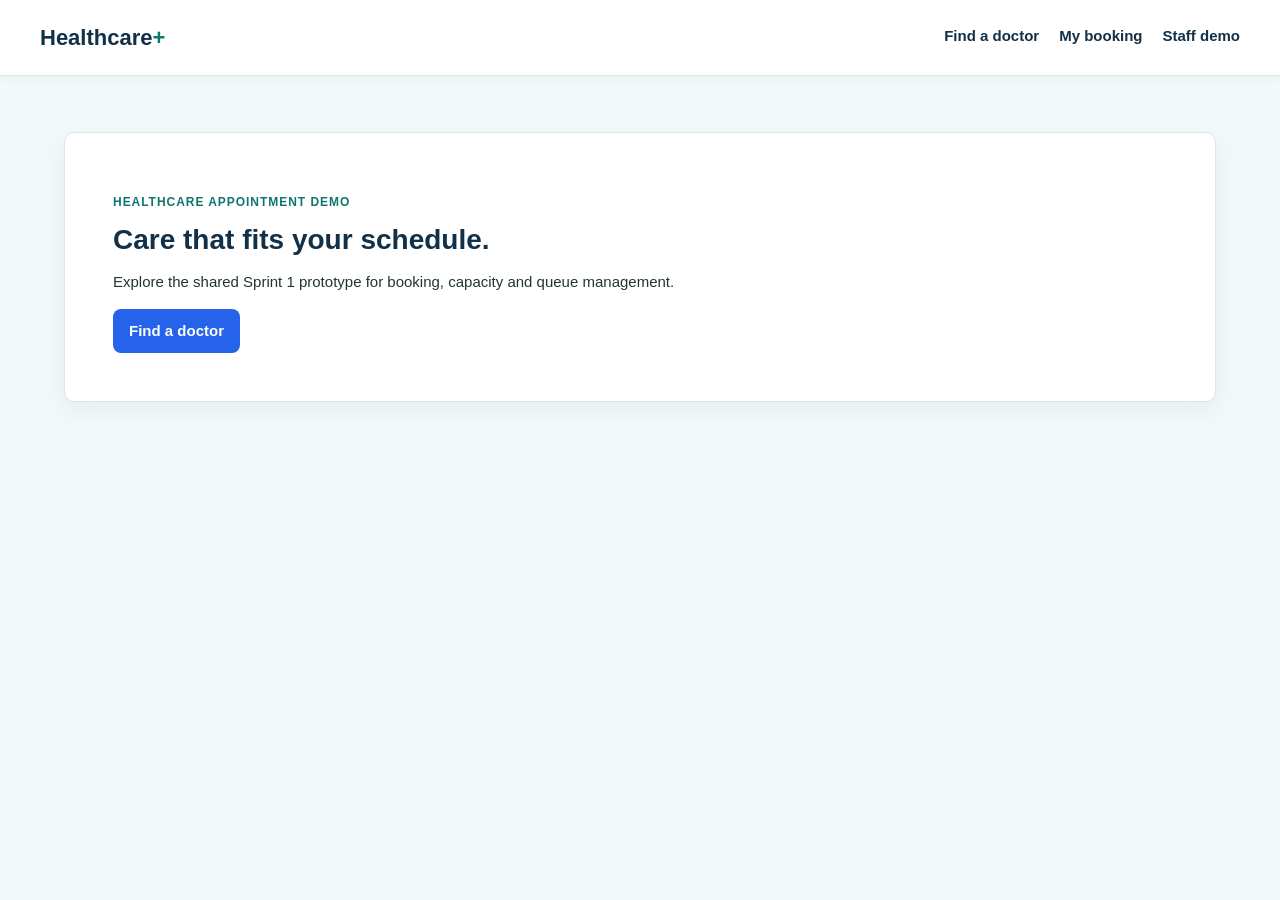
<file: frontend/index.html>
<!doctype html>
<html lang="en">
  <head>
    <meta charset="utf-8" />
    <meta name="viewport" content="width=device-width, initial-scale=1" />
    <title>Healthcare+ | Frontend Demo</title>
    <link rel="stylesheet" href="css/global.css" />
    <link rel="stylesheet" href="css/components.css" />
    <link rel="stylesheet" href="css/responsive.css" />
  </head>
  <body data-shell="patient">
    <header class="patient-navbar">
      <a
        class="brand"
        href="pages/patient/home.html"
        aria-label="Healthcare+ home"
        >Healthcare<span>+</span></a
      >
      <nav aria-label="Primary navigation">
        <a href="pages/patient/home.html">Find a doctor</a>
        <a href="pages/patient/confirmation.html">My booking</a>
        <a href="pages/admin/dashboard.html">Staff demo</a>
      </nav>
    </header>
    <main class="page-container">
      <section class="hero card">
        <p class="eyebrow">Healthcare appointment demo</p>
        <h1>Care that fits your schedule.</h1>
        <p>
          Explore the shared Sprint 1 prototype for booking, capacity and queue
          management.
        </p>
        <a class="btn btn-primary" href="pages/patient/home.html"
          >Find a doctor</a
        >
      </section>
    </main>
    <script src="js/mock-data.js" defer></script>
    <script src="js/shared-state.js" defer></script>
    <script src="js/utils.js" defer></script>
    <script src="js/main.js" defer></script>
  </body>
</html>
</file>
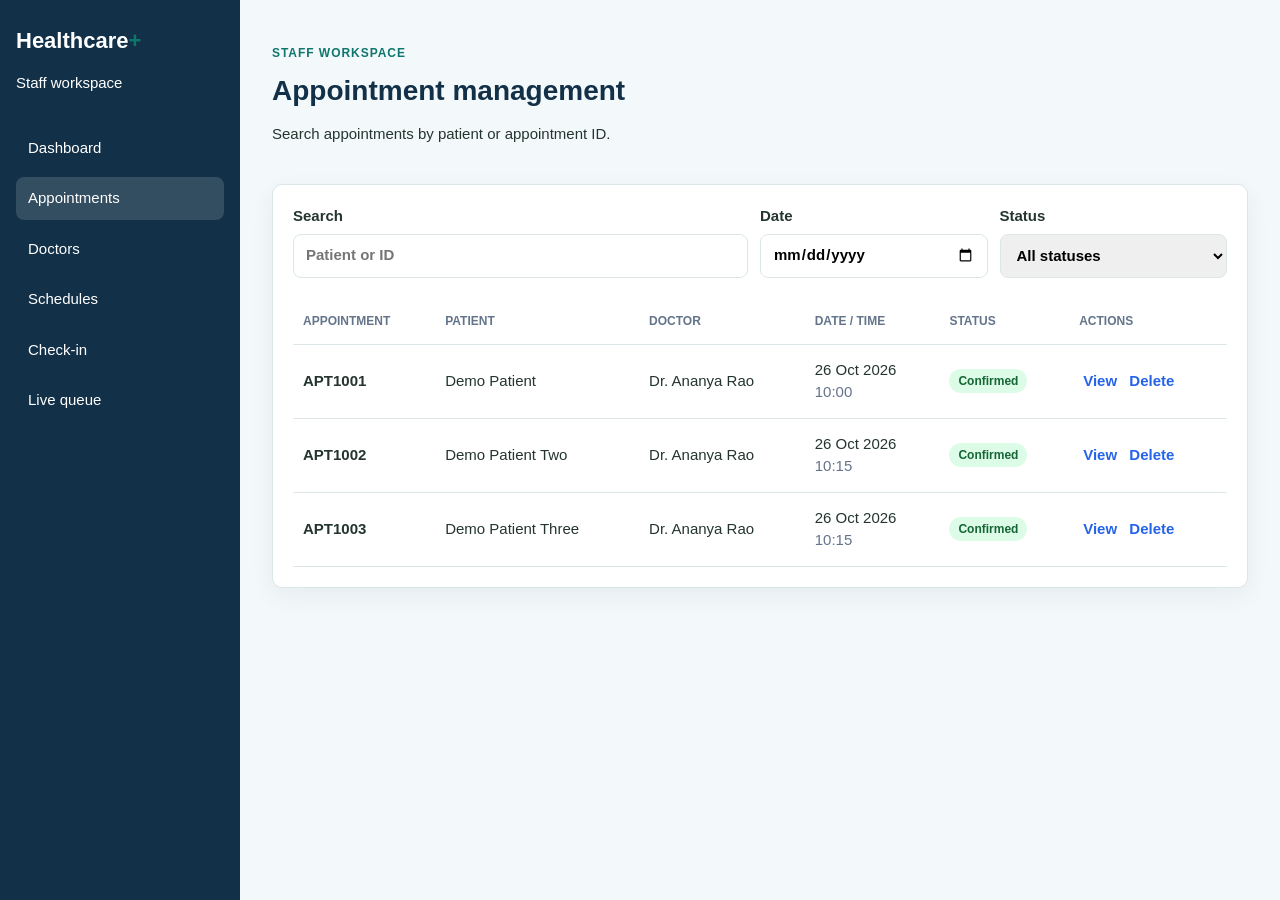
<file: frontend/pages/admin/appointments.html>
<!doctype html>
<html lang="en">
  <head>
    <meta charset="utf-8" />
    <meta name="viewport" content="width=device-width, initial-scale=1" />
    <title>Appointments | Healthcare+</title>
    <link rel="stylesheet" href="../../css/global.css" />
    <link rel="stylesheet" href="../../css/components.css" />
    <link rel="stylesheet" href="../../css/admin.css" />
    <link rel="stylesheet" href="../../css/responsive.css" />
  </head>
  <body data-shell="staff" data-page="appointments">
    <div data-staff-layout></div>
    <main class="staff-content">
      <div class="page-heading">
        <div>
          <p class="eyebrow">Staff workspace</p>
          <h1>Appointment management</h1>
          <p>Search appointments by patient or appointment ID.</p>
        </div>
      </div>
      <section class="card">
        <div class="toolbar">
          <label
            >Search<input
              class="input"
              data-appointment-search
              type="search"
              placeholder="Patient or ID" /></label
          ><label
            >Date<input
              class="input"
              data-appointment-date
              type="date" /></label
          ><label
            >Status<select class="input" data-appointment-status>
              <option value="">All statuses</option>
            </select></label
          >
        </div>
        <div class="table-scroll">
          <table>
            <thead>
              <tr>
                <th scope="col">Appointment</th>
                <th scope="col">Patient</th>
                <th scope="col">Doctor</th>
                <th scope="col">Date / time</th>
                <th scope="col">Status</th>
                <th scope="col">Actions</th>
              </tr>
            </thead>
            <tbody data-appointment-table></tbody>
          </table>
        </div>
        <p class="empty-state" data-appointment-empty hidden>
          No appointments match the selected filters.
        </p>
      </section>
      <dialog data-appointment-dialog aria-labelledby="appointment-dialog-title">
        <form method="dialog" class="dialog-card">
          <button class="dialog-close" value="cancel" aria-label="Close">
            ×
          </button>
          <h2 id="appointment-dialog-title">Appointment details</h2>
          <div data-appointment-details></div>
          <div class="reschedule-form" data-reschedule-form hidden>
            <label
              >New date<input
                class="input"
                data-reschedule-date
                type="date"
                required /></label
            ><label
              >New time<input
                class="input"
                data-reschedule-time
                type="time"
                required /></label
            ><button class="btn btn-primary" data-save-reschedule type="button">
              Save new time
            </button>
          </div>
          <div class="dialog-actions">
            <button
              class="btn btn-secondary"
              data-reschedule-appointment
              type="button"
            >
              Reschedule</button
            ><button
              class="btn btn-danger"
              data-cancel-appointment
              type="button"
            >
              Cancel appointment</button
            ><button class="btn btn-secondary" value="cancel">Close</button>
          </div>
        </form>
      </dialog>
    </main>
    <script src="../../js/mock-data.js" defer></script>
    <script src="../../js/shared-state.js" defer></script>
    <script src="../../js/utils.js" defer></script>
    <script src="../../js/main.js" defer></script>
    <script src="../../js/admin.js" defer></script>
  </body>
</html>
</file>
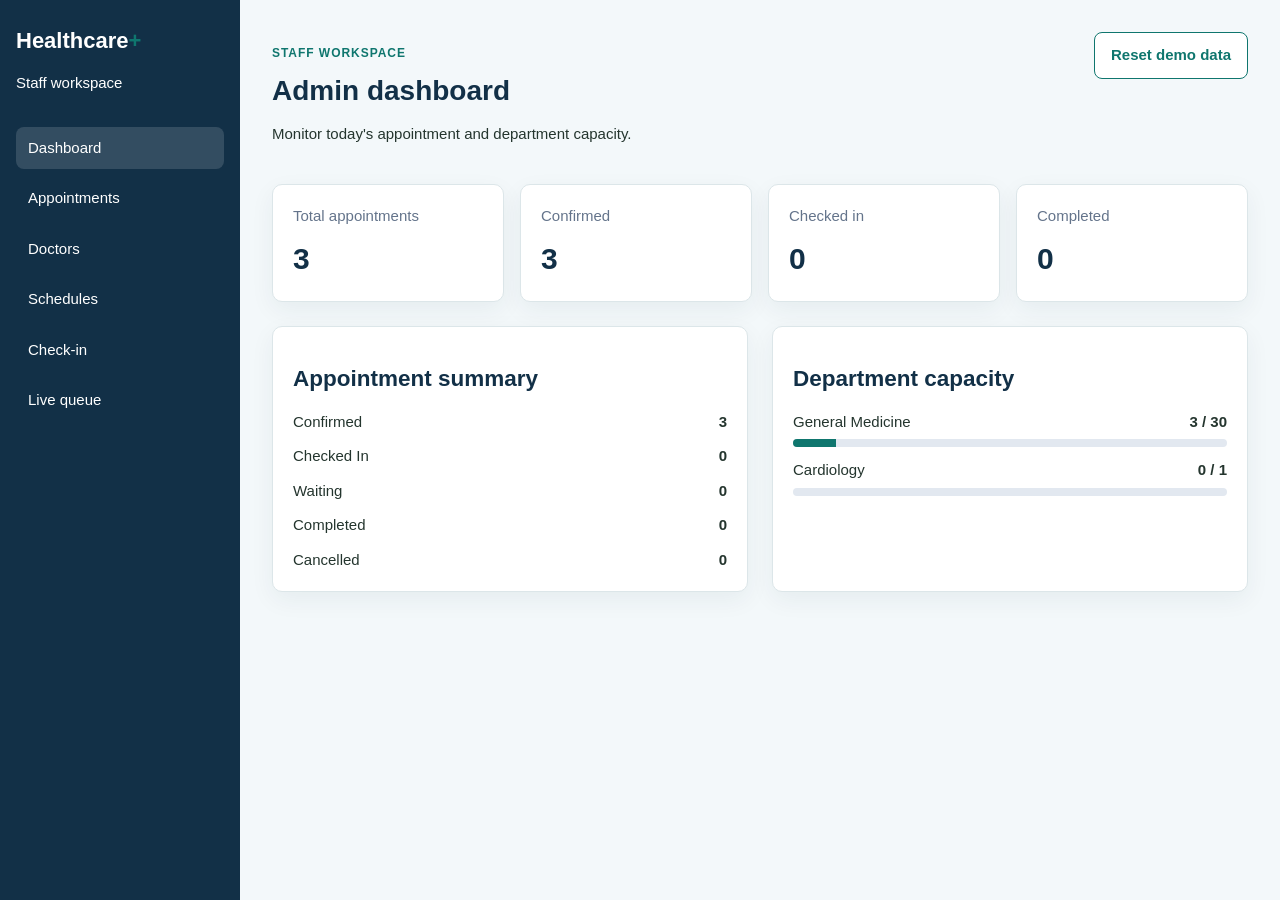
<file: frontend/pages/admin/dashboard.html>
<!doctype html>
<html lang="en">
  <head>
    <meta charset="utf-8" />
    <meta name="viewport" content="width=device-width, initial-scale=1" />
    <title>Admin Dashboard | Healthcare+</title>
    <link rel="stylesheet" href="../../css/global.css" />
    <link rel="stylesheet" href="../../css/components.css" />
    <link rel="stylesheet" href="../../css/admin.css" />
    <link rel="stylesheet" href="../../css/responsive.css" />
  </head>
  <body data-shell="staff" data-page="dashboard">
    <div data-staff-layout></div>
    <main class="staff-content">
      <div class="page-heading">
        <div>
          <p class="eyebrow">Staff workspace</p>
          <h1>Admin dashboard</h1>
          <p>Monitor today's appointment and department capacity.</p>
        </div>
        <button class="btn btn-secondary" data-reset-demo type="button">
          Reset demo data
        </button>
      </div>
      <section class="kpi-grid" aria-label="Dashboard summary">
        <article class="card kpi-card">
          <span>Total appointments</span><strong data-kpi="total">0</strong>
        </article>
        <article class="card kpi-card">
          <span>Confirmed</span><strong data-kpi="confirmed">0</strong>
        </article>
        <article class="card kpi-card">
          <span>Checked in</span><strong data-kpi="checked-in">0</strong>
        </article>
        <article class="card kpi-card">
          <span>Completed</span><strong data-kpi="completed">0</strong>
        </article>
      </section>
      <section class="admin-grid">
        <article class="card">
          <h2>Appointment summary</h2>
          <div class="summary-list" data-appointment-summary></div>
        </article>
        <article class="card">
          <h2>Department capacity</h2>
          <div class="capacity-list" data-capacity-summary></div>
        </article>
      </section>
    </main>
    <script src="../../js/mock-data.js" defer></script>
    <script src="../../js/shared-state.js" defer></script>
    <script src="../../js/utils.js" defer></script>
    <script src="../../js/main.js" defer></script>
    <script src="../../js/admin.js" defer></script>
  </body>
</html>
</file>
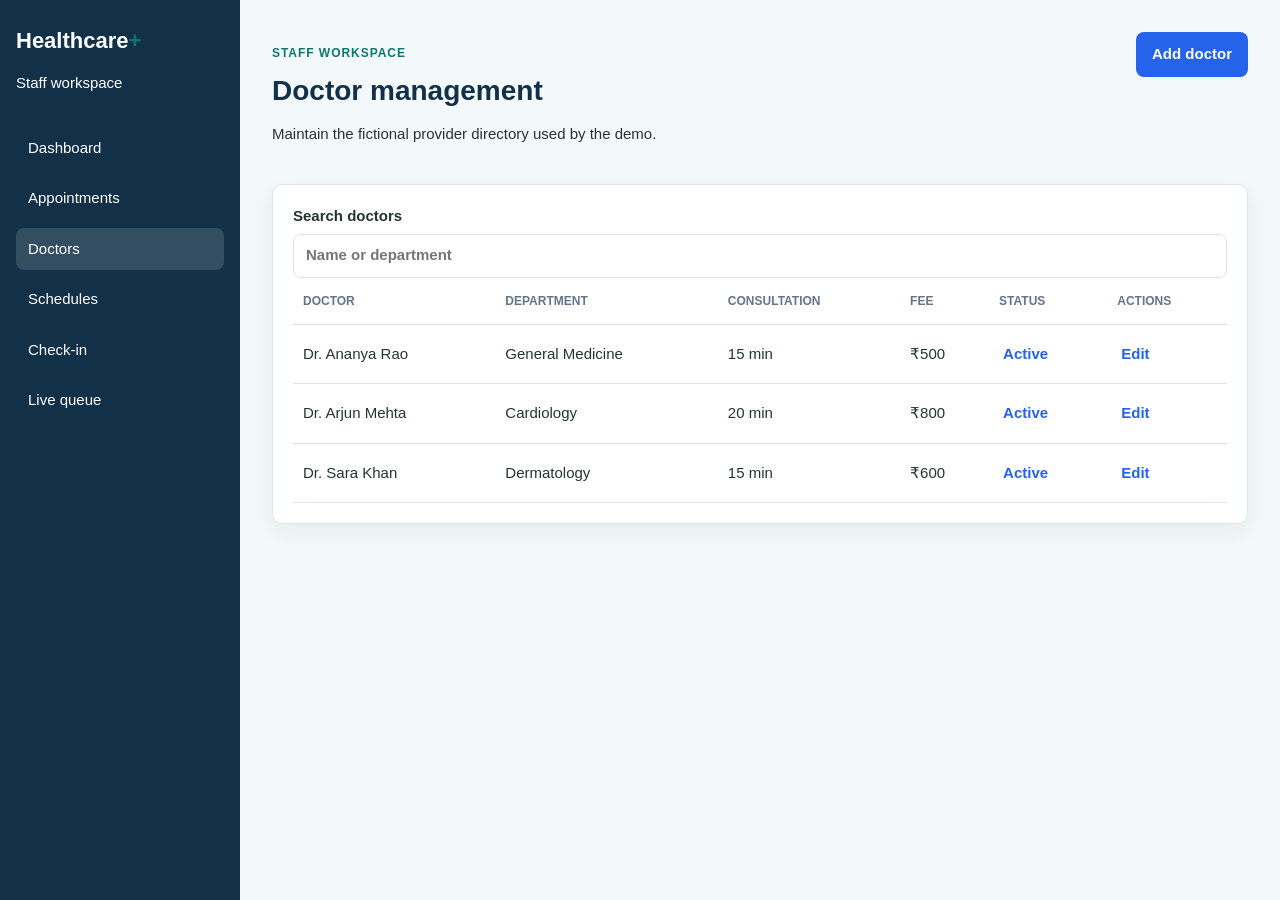
<file: frontend/pages/admin/doctors.html>
<!doctype html>
<html lang="en">
  <head>
    <meta charset="utf-8" />
    <meta name="viewport" content="width=device-width, initial-scale=1" />
    <title>Doctors | Healthcare+</title>
    <link rel="stylesheet" href="../../css/global.css" />
    <link rel="stylesheet" href="../../css/components.css" />
    <link rel="stylesheet" href="../../css/admin.css" />
    <link rel="stylesheet" href="../../css/responsive.css" />
  </head>
  <body data-shell="staff" data-page="doctors">
    <div data-staff-layout></div>
    <main class="staff-content">
      <div class="page-heading">
        <div>
          <p class="eyebrow">Staff workspace</p>
          <h1>Doctor management</h1>
          <p>Maintain the fictional provider directory used by the demo.</p>
        </div>
        <button class="btn btn-primary" data-add-doctor type="button">
          Add doctor
        </button>
      </div>
      <section class="card">
        <label
          >Search doctors<input
            class="input"
            data-doctor-search
            type="search"
            placeholder="Name or department"
        /></label>
        <div class="table-scroll">
          <table>
            <thead>
              <tr>
                <th scope="col">Doctor</th>
                <th scope="col">Department</th>
                <th scope="col">Consultation</th>
                <th scope="col">Fee</th>
                <th scope="col">Status</th>
                <th scope="col">Actions</th>
              </tr>
            </thead>
            <tbody data-doctor-table></tbody>
          </table>
        </div>
      </section>
      <dialog data-doctor-dialog aria-labelledby="doctor-dialog-title">
        <form class="dialog-card" data-doctor-form>
          <button
            class="dialog-close"
            data-close-doctor
            type="button"
            aria-label="Close"
          >
            ×
          </button>
          <h2 id="doctor-dialog-title" data-doctor-form-title>Add doctor</h2>
          <input type="hidden" name="id" /><label
            >Name<input
              class="input"
              name="name"
              required
              maxlength="80" /></label
          ><label
            >Department<select class="input" name="department" required>
              <option value="">Choose department</option>
              <option>General Medicine</option>
              <option>Cardiology</option>
              <option>Dermatology</option>
            </select></label
          ><label
            >Consultation minutes<input
              class="input"
              name="consultationMinutes"
              type="number"
              min="5"
              max="120"
              value="15"
              required /></label
          ><label
            >Fee<input
              class="input"
              name="fee"
              type="number"
              min="0"
              step="50"
              value="500"
              required
          /></label>
          <div class="dialog-actions">
            <button class="btn btn-primary" type="submit">Save doctor</button
            ><button class="btn btn-secondary" data-close-doctor type="button">
              Close
            </button>
          </div>
        </form>
      </dialog>
    </main>
    <script src="../../js/mock-data.js" defer></script>
    <script src="../../js/shared-state.js" defer></script>
    <script src="../../js/utils.js" defer></script>
    <script src="../../js/main.js" defer></script>
    <script src="../../js/admin.js" defer></script>
  </body>
</html>
</file>
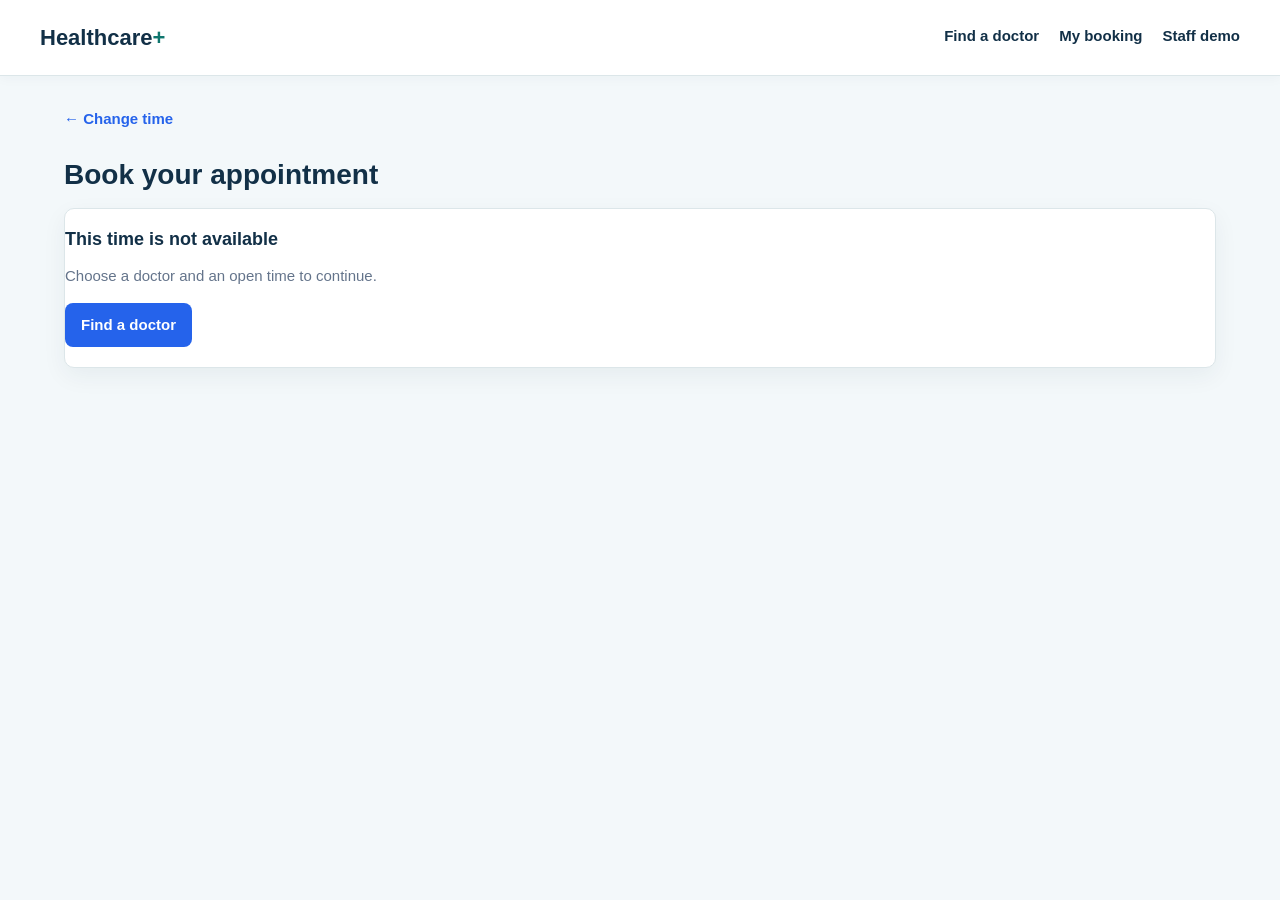
<file: frontend/pages/patient/booking.html>
<!doctype html>
<html lang="en">
<head>
  <meta charset="utf-8">
  <meta name="viewport" content="width=device-width, initial-scale=1">
  <title>Book Appointment | Healthcare+</title>
  <link rel="stylesheet" href="../../css/global.css">
  <link rel="stylesheet" href="../../css/components.css">
  <link rel="stylesheet" href="../../css/patient.css">
  <link rel="stylesheet" href="../../css/responsive.css">
</head>
<body data-shell="patient" data-page="patient-booking">
  <header data-site-header></header>

  <main class="page-container">
    <a class="back-link" id="change-slot" href="home.html">&larr; Change time</a>
    <h1>Book your appointment</h1>
    <div id="booking-view"></div>
  </main>

  <script src="../../js/mock-data.js"></script>
  <script src="../../js/utils.js"></script>
  <script src="../../js/shared-state.js"></script>
  <script src="../../js/main.js"></script>
  <script src="../../js/patient.js"></script>
</body>
</html>
</file>
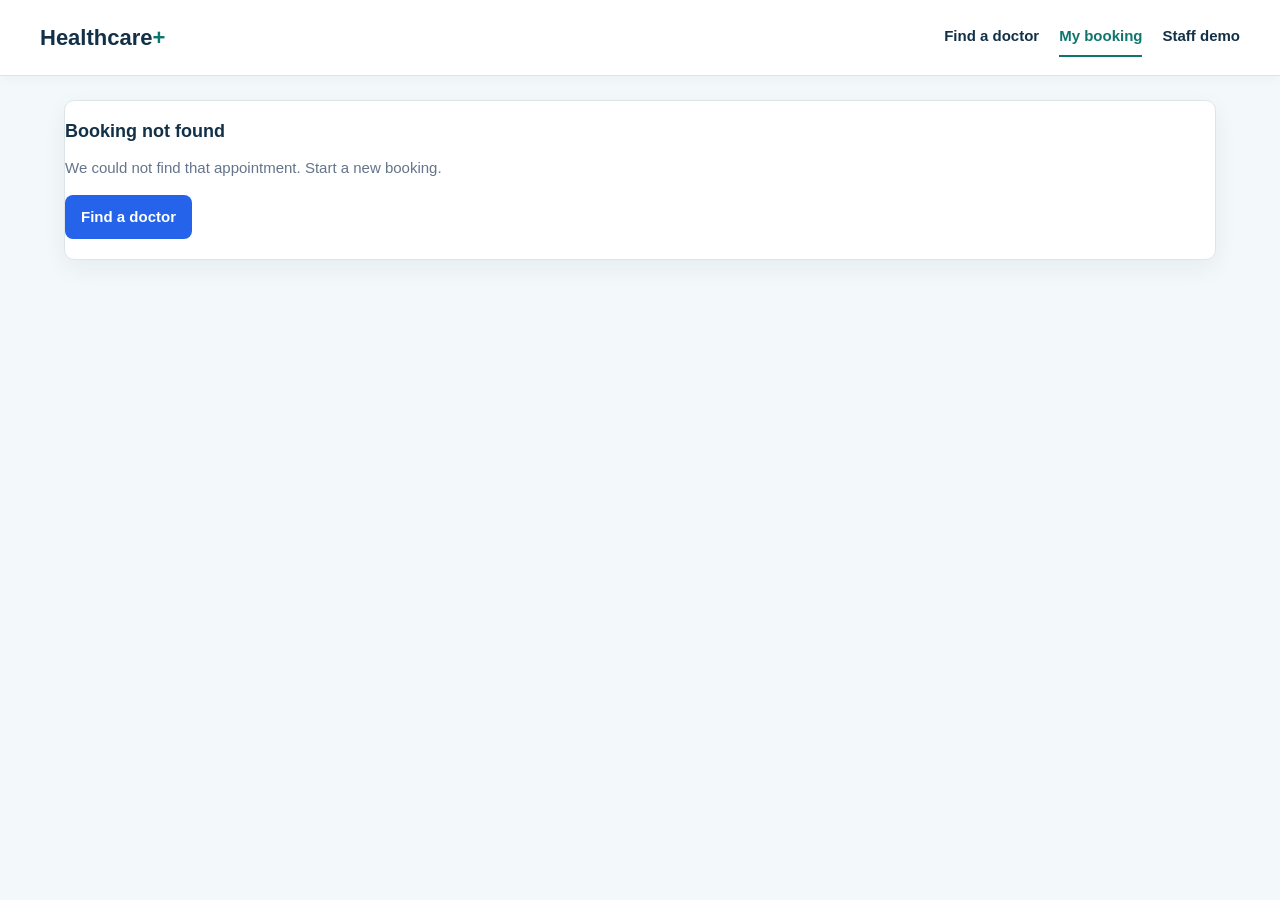
<file: frontend/pages/patient/confirmation.html>
<!doctype html>
<html lang="en">
<head>
  <meta charset="utf-8">
  <meta name="viewport" content="width=device-width, initial-scale=1">
  <title>Booking Confirmed | Healthcare+</title>
  <link rel="stylesheet" href="../../css/global.css">
  <link rel="stylesheet" href="../../css/components.css">
  <link rel="stylesheet" href="../../css/patient.css">
  <link rel="stylesheet" href="../../css/responsive.css">
</head>
<body data-shell="patient" data-page="patient-confirmation">
  <header data-site-header></header>

  <main class="page-container">
    <div id="confirmation-view"></div>
  </main>

  <script src="../../js/mock-data.js"></script>
  <script src="../../js/utils.js"></script>
  <script src="../../js/shared-state.js"></script>
  <script src="../../js/main.js"></script>
  <script src="../../js/patient.js"></script>
</body>
</html>
</file>
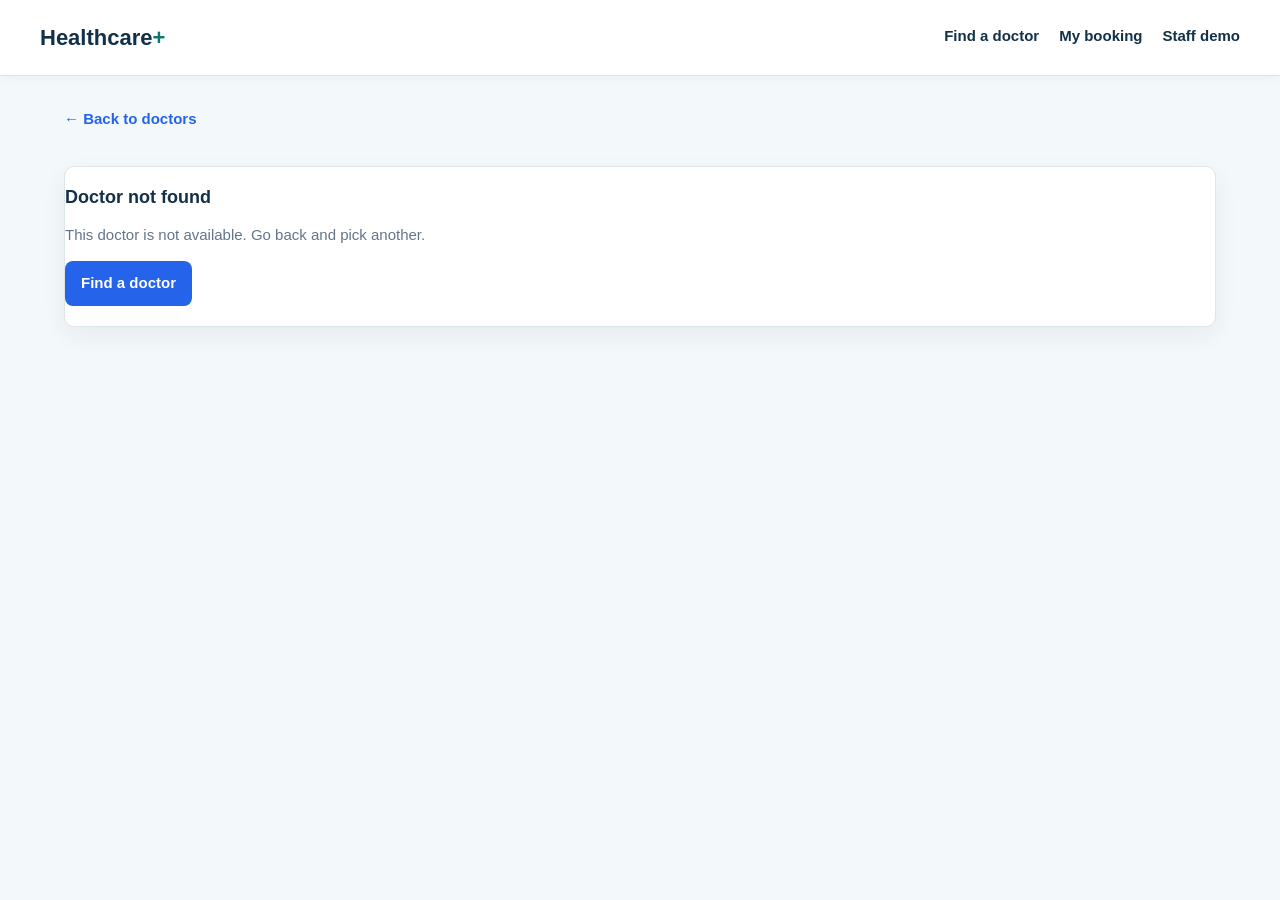
<file: frontend/pages/patient/doctor-details.html>
<!doctype html>
<html lang="en">
<head>
  <meta charset="utf-8">
  <meta name="viewport" content="width=device-width, initial-scale=1">
  <title>Doctor Details | Healthcare+</title>
  <link rel="stylesheet" href="../../css/global.css">
  <link rel="stylesheet" href="../../css/components.css">
  <link rel="stylesheet" href="../../css/patient.css">
  <link rel="stylesheet" href="../../css/responsive.css">
</head>
<body data-shell="patient" data-page="patient-doctor-details">
  <header data-site-header></header>

  <main class="page-container">
    <a class="back-link" href="home.html">&larr; Back to doctors</a>
    <div id="doctor-view"></div>
  </main>

  <script src="../../js/mock-data.js"></script>
  <script src="../../js/utils.js"></script>
  <script src="../../js/shared-state.js"></script>
  <script src="../../js/main.js"></script>
  <script src="../../js/patient.js"></script>
</body>
</html>
</file>
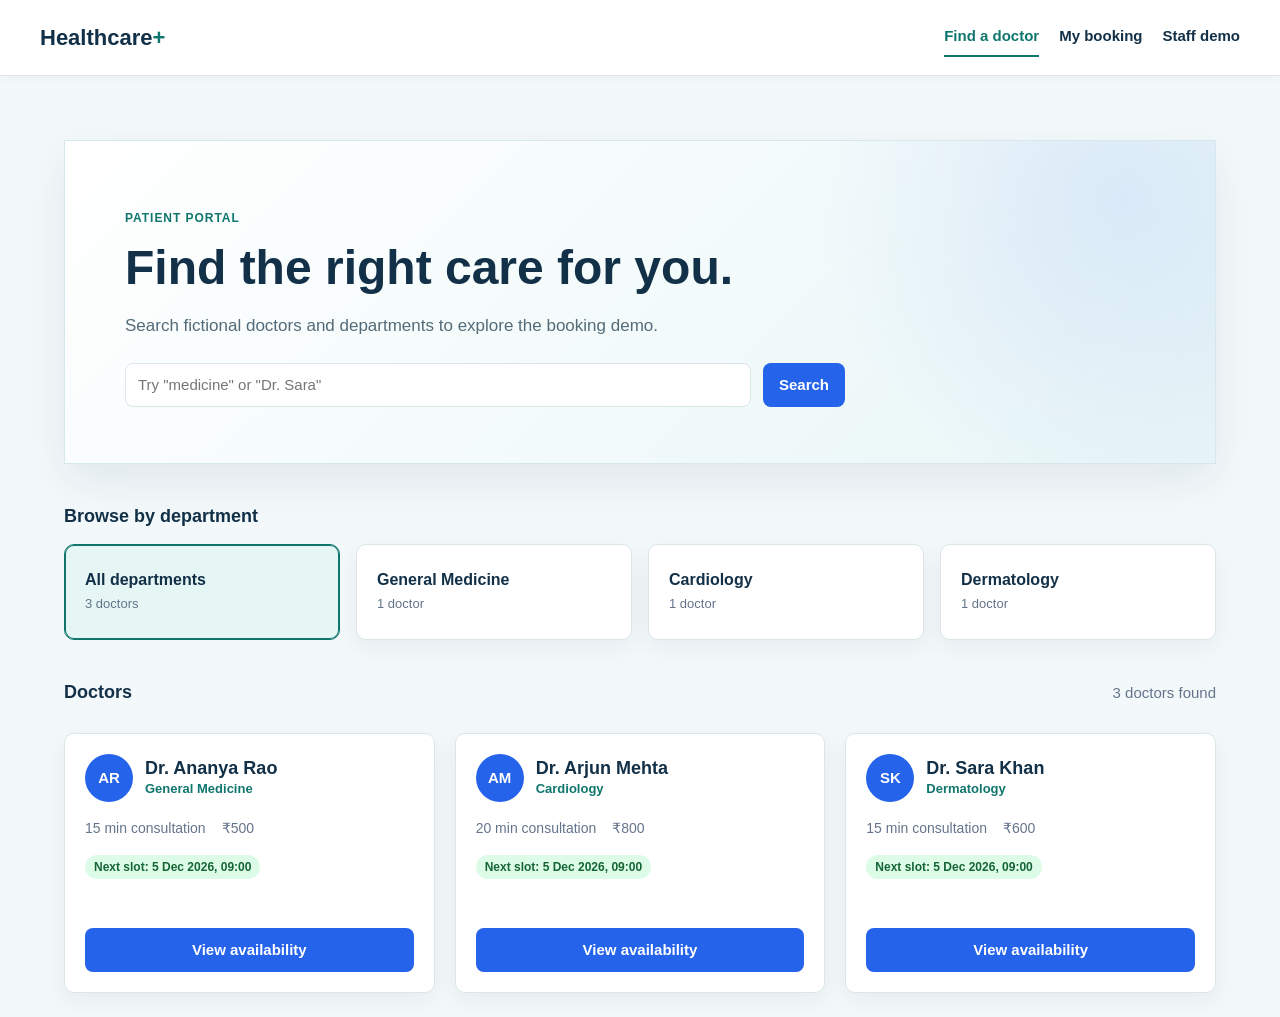
<file: frontend/pages/patient/home.html>
<!doctype html>
<html lang="en">
<head>
  <meta charset="utf-8">
  <meta name="viewport" content="width=device-width, initial-scale=1">
  <title>Find a Doctor | Healthcare+</title>
  <link rel="stylesheet" href="../../css/global.css">
  <link rel="stylesheet" href="../../css/components.css">
  <link rel="stylesheet" href="../../css/patient.css">
  <link rel="stylesheet" href="../../css/responsive.css">
</head>
<body data-shell="patient" data-page="patient-home">
  <header data-site-header></header>

  <main class="page-container">
    <section class="hero">
      <p class="eyebrow">Patient portal</p>
      <h1>Find the right care for you.</h1>
      <p>Search fictional doctors and departments to explore the booking demo.</p>

      <form id="search-form" class="search-bar" role="search">
        <label for="doctor-search" class="sr-only">Search doctors or departments</label>
        <input id="doctor-search" class="input" type="search" placeholder="Try &quot;medicine&quot; or &quot;Dr. Sara&quot;" autocomplete="off">
        <button type="submit" class="btn btn-primary">Search</button>
      </form>
    </section>

    <section class="section-block" aria-labelledby="dept-heading">
      <h2 id="dept-heading">Browse by department</h2>
      <div id="department-cards" class="dept-grid"></div>
    </section>

    <section class="section-block" aria-labelledby="doctor-heading">
      <div class="section-head">
        <h2 id="doctor-heading">Doctors</h2>
        <p id="results-count" class="results-count" aria-live="polite"></p>
      </div>
      <div id="doctor-results" class="doctor-grid"></div>
    </section>
  </main>

  <script src="../../js/mock-data.js"></script>
  <script src="../../js/utils.js"></script>
  <script src="../../js/shared-state.js"></script>
  <script src="../../js/main.js"></script>
  <script src="../../js/patient.js"></script>
</body>
</html>
</file>
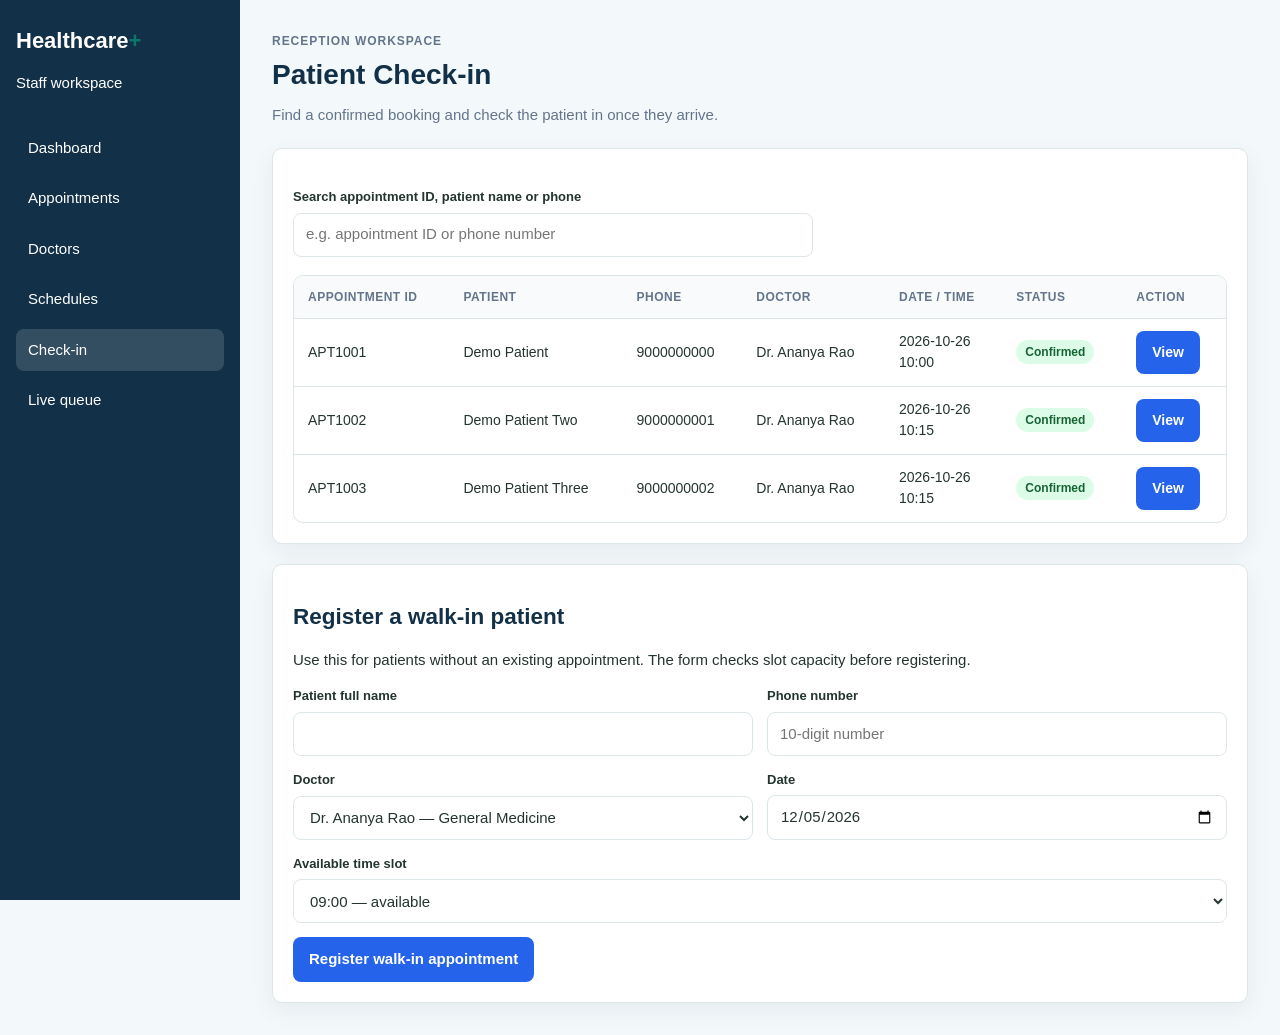
<file: frontend/pages/reception/check-in.html>
<!doctype html>
<html lang="en">
<head>
  <meta charset="utf-8">
  <meta name="viewport" content="width=device-width, initial-scale=1">
  <title>Patient Check-in | Healthcare+</title>

  <link rel="stylesheet" href="../../css/global.css">
  <link rel="stylesheet" href="../../css/components.css">
  <link rel="stylesheet" href="../../css/reception.css">
  <link rel="stylesheet" href="../../css/responsive.css">
</head>

<body data-shell="staff" data-page="check-in">
  <div data-staff-layout></div>

  <main class="staff-content">
    <header class="reception-heading">
      <div>
        <p class="eyebrow">Reception workspace</p>
        <h1>Patient Check-in</h1>
        <p>Find a confirmed booking and check the patient in once they arrive.</p>
      </div>
    </header>

    <section class="card">
      <div class="field search-row">
        <label for="checkin-search">
          Search appointment ID, patient name or phone
        </label>

        <input
          id="checkin-search"
          class="input"
          data-checkin-search
          placeholder="e.g. appointment ID or phone number"
        >
      </div>

      <p class="notice" data-checkin-message aria-live="polite"></p>

      <div class="table-wrap">
        <table>
          <thead>
            <tr>
              <th scope="col">Appointment ID</th>
              <th scope="col">Patient</th>
              <th scope="col">Phone</th>
              <th scope="col">Doctor</th>
              <th scope="col">Date / Time</th>
              <th scope="col">Status</th>
              <th scope="col">Action</th>
            </tr>
          </thead>

          <tbody data-checkin-table></tbody>
        </table>
      </div>

      <p class="empty-state" data-checkin-empty>
        No appointments awaiting check-in match your search.
      </p>

      <section
        class="card section-card"
        data-checkin-details
        tabindex="-1"
        aria-live="polite"
        hidden
      ></section>
    </section>

    <section class="card section-card">
      <h2>Register a walk-in patient</h2>

      <p>
        Use this for patients without an existing appointment.
        The form checks slot capacity before registering.
      </p>

      <form data-walkin-form>
        <div class="walkin-grid">
          <div class="field">
            <label for="walkin-patient-name">Patient full name</label>
            <input
              id="walkin-patient-name"
              name="patientName"
              required
              minlength="2"
              autocomplete="name"
            >
          </div>

          <div class="field">
            <label for="walkin-phone">Phone number</label>
            <input
              id="walkin-phone"
              name="phone"
              required
              inputmode="numeric"
              pattern="[0-9]{10}"
              maxlength="10"
              autocomplete="tel"
              placeholder="10-digit number"
            >
          </div>

          <div class="field">
            <label for="walkin-doctor">Doctor</label>
            <select id="walkin-doctor" name="doctorId" required></select>
          </div>

          <div class="field">
            <label for="walkin-date">Date</label>
            <input id="walkin-date" name="date" type="date" required>
          </div>

          <div class="field wide">
            <label for="walkin-time">Available time slot</label>
            <select id="walkin-time" name="time" required></select>
          </div>

          <div class="wide">
            <button class="btn btn-primary" type="submit">
              Register walk-in appointment
            </button>
          </div>
        </div>
      </form>
    </section>
  </main>

  <script src="../../js/mock-data.js" defer></script>
  <script src="../../js/shared-state.js" defer></script>
  <script src="../../js/utils.js" defer></script>
  <script src="../../js/main.js" defer></script>
  <script src="../../js/reception.js" defer></script>
</body>
</html>
</file>
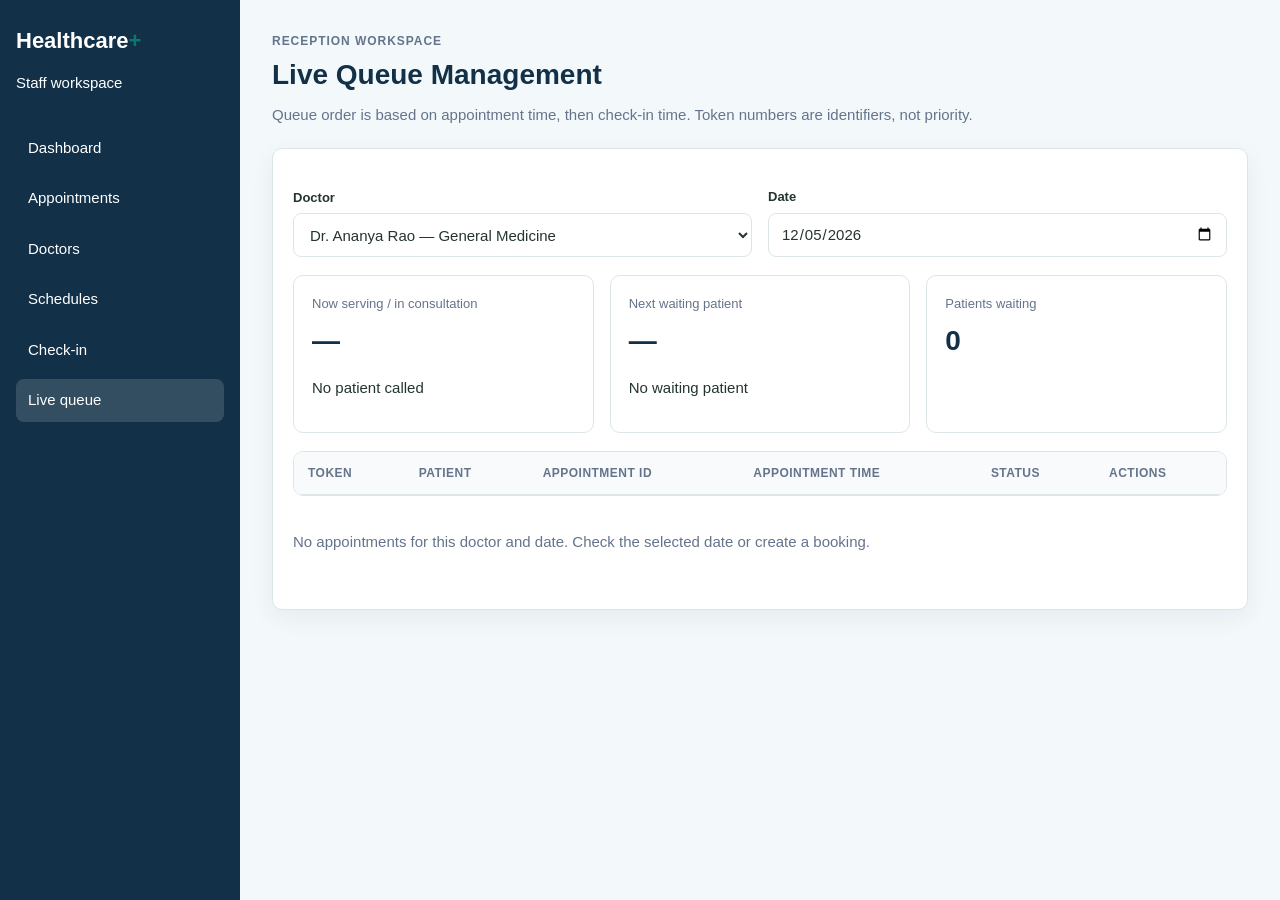
<file: frontend/pages/reception/queue.html>
<!doctype html>
<html lang="en">
<head>
  <meta charset="utf-8">
  <meta name="viewport" content="width=device-width, initial-scale=1">
  <title>Live Queue | Healthcare+</title>

  <link rel="stylesheet" href="../../css/global.css">
  <link rel="stylesheet" href="../../css/components.css">
  <link rel="stylesheet" href="../../css/reception.css">
  <link rel="stylesheet" href="../../css/responsive.css">
</head>

<body data-shell="staff" data-page="queue">
  <div data-staff-layout></div>

  <main class="staff-content">
    <header class="reception-heading">
      <div>
        <p class="eyebrow">Reception workspace</p>
        <h1>Live Queue Management</h1>

        <p>
          Queue order is based on appointment time, then check-in time.
          Token numbers are identifiers, not priority.
        </p>
      </div>
    </header>

    <section class="card">
      <div class="toolbar">
        <div class="field">
          <label for="queue-doctor">Doctor</label>
          <select id="queue-doctor" data-queue-doctor></select>
        </div>

        <div class="field">
          <label for="queue-date">Date</label>
          <input id="queue-date" type="date" data-queue-date>
        </div>
      </div>

      <p class="notice" data-queue-message aria-live="polite"></p>

      <div class="queue-summary" aria-live="polite">
        <div class="kpi-card">
          <span>Now serving / in consultation</span>
          <strong data-now-serving>—</strong>
          <p data-now-token>—</p>
        </div>

        <div class="kpi-card">
          <span>Next waiting patient</span>
          <strong data-next-patient>—</strong>
          <p data-next-token>—</p>
        </div>

        <div class="kpi-card">
          <span>Patients waiting</span>
          <strong data-waiting-count>0</strong>
        </div>
      </div>

      <div class="table-wrap">
        <table>
          <thead>
            <tr>
              <th scope="col">Token</th>
              <th scope="col">Patient</th>
              <th scope="col">Appointment ID</th>
              <th scope="col">Appointment time</th>
              <th scope="col">Status</th>
              <th scope="col">Actions</th>
            </tr>
          </thead>

          <tbody data-queue-table></tbody>
        </table>
      </div>

      <p class="empty-state" data-queue-empty>
        No checked-in patients are waiting for this doctor on this date.
      </p>
    </section>
  </main>

  <script src="../../js/mock-data.js" defer></script>
  <script src="../../js/shared-state.js" defer></script>
  <script src="../../js/utils.js" defer></script>
  <script src="../../js/main.js" defer></script>
  <script src="../../js/reception.js" defer></script>
</body>
</html>
</file>
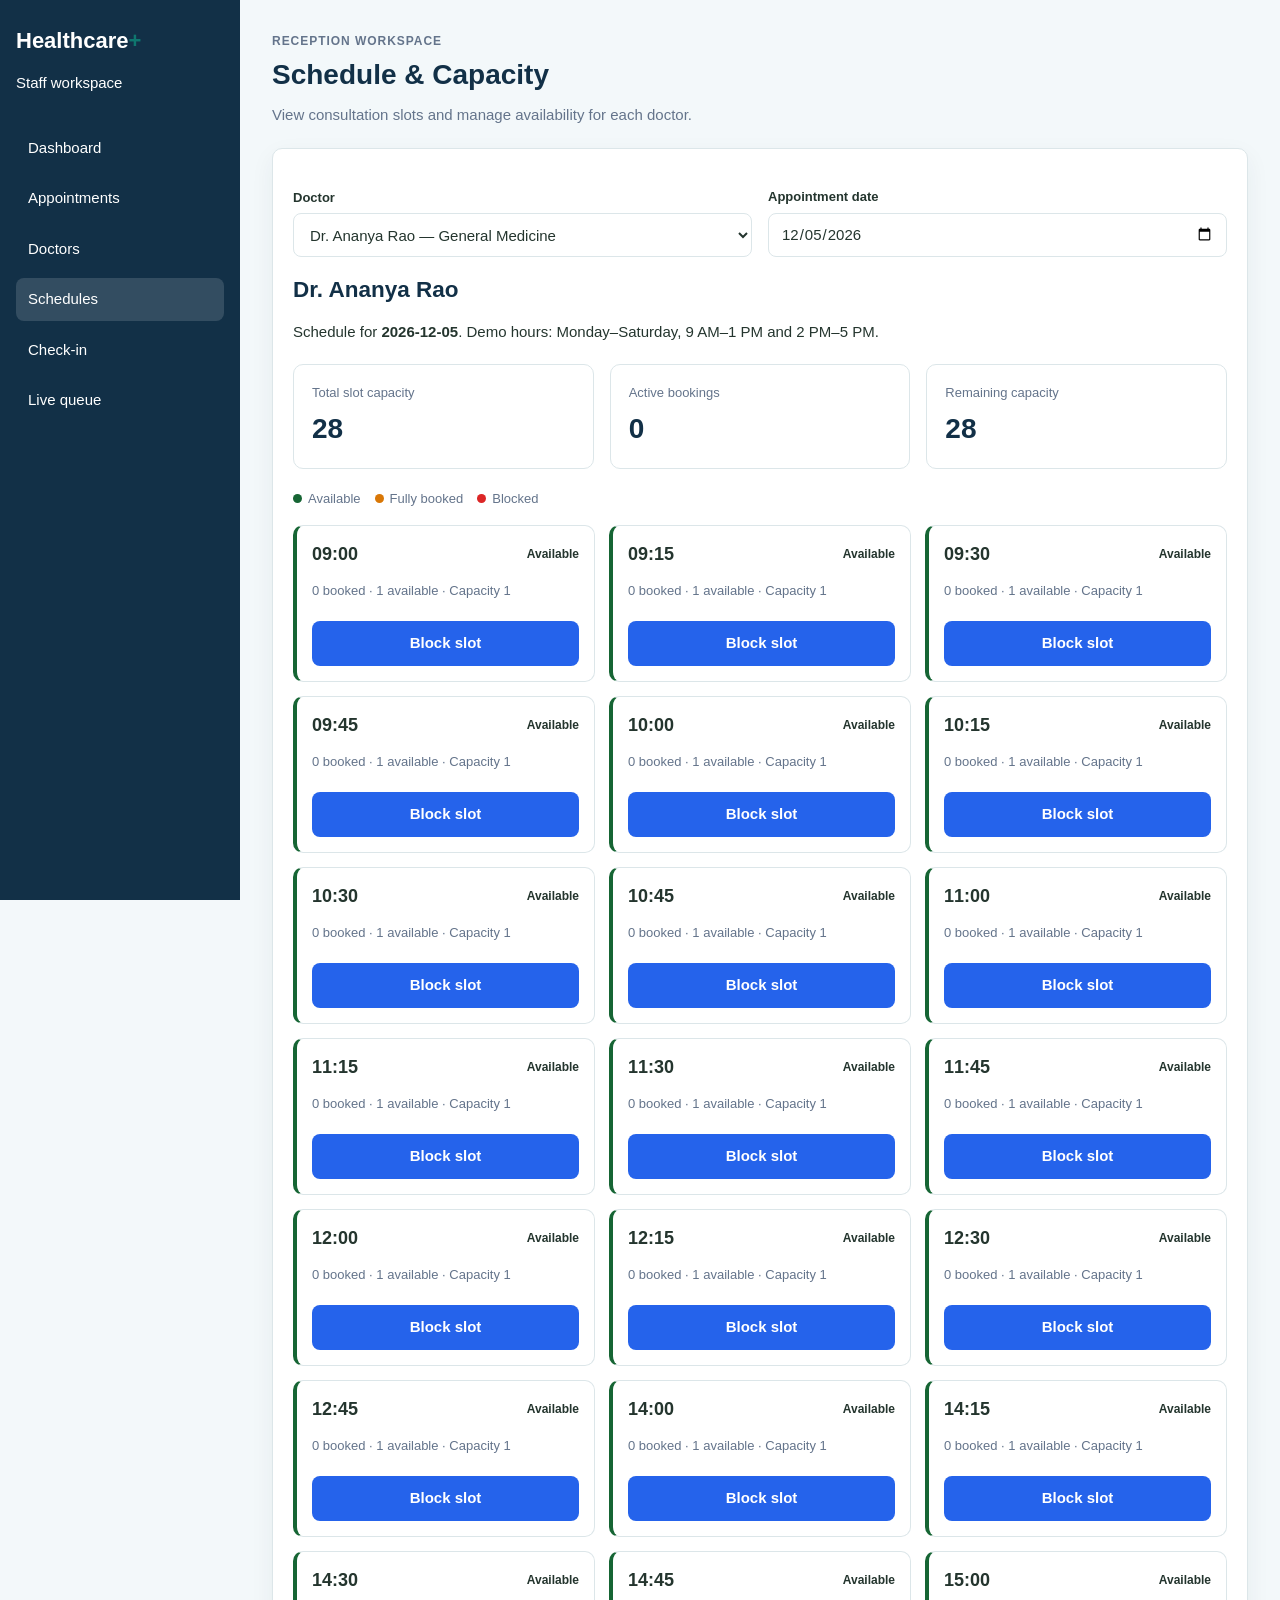
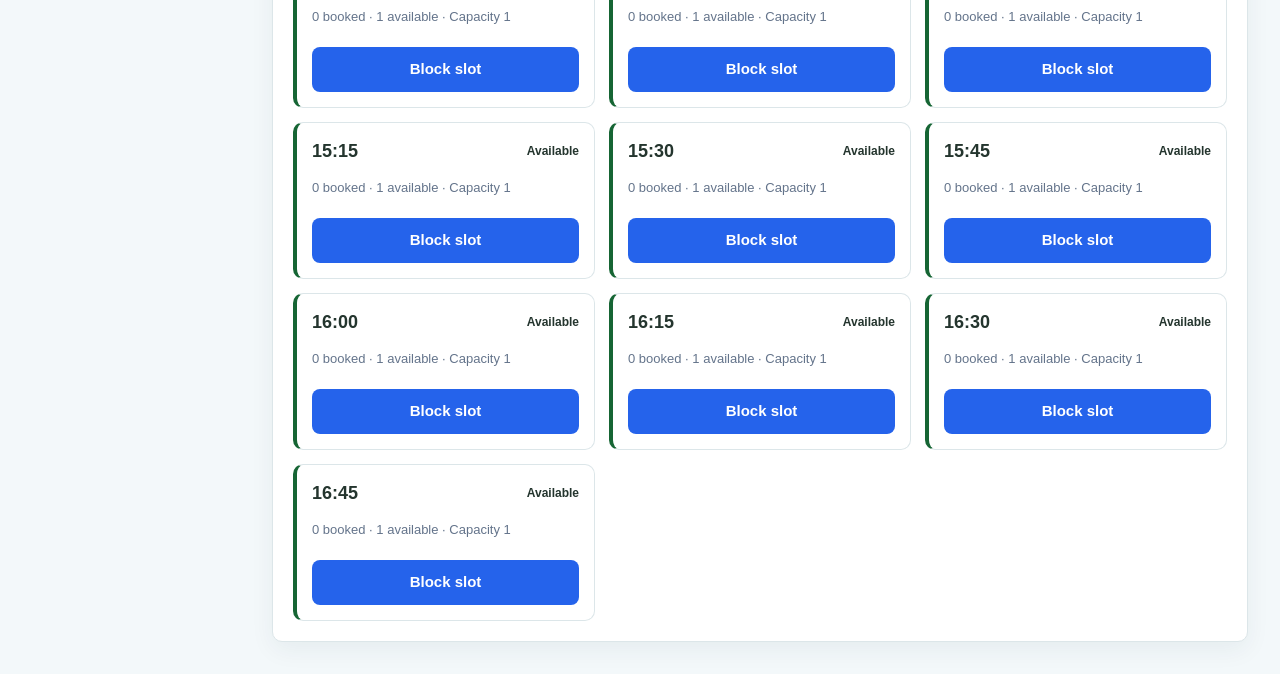
<file: frontend/pages/reception/schedules.html>
<!doctype html>
<html lang="en">
<head>
  <meta charset="utf-8">
  <meta name="viewport" content="width=device-width, initial-scale=1">
  <title>Schedule & Capacity | Healthcare+</title>

  <link rel="stylesheet" href="../../css/global.css">
  <link rel="stylesheet" href="../../css/components.css">
  <link rel="stylesheet" href="../../css/reception.css">
  <link rel="stylesheet" href="../../css/responsive.css">
</head>

<body data-shell="staff" data-page="schedules">
  <div data-staff-layout></div>

  <main class="staff-content">
    <header class="reception-heading">
      <div>
        <p class="eyebrow">Reception workspace</p>
        <h1>Schedule & Capacity</h1>
        <p>View consultation slots and manage availability for each doctor.</p>
      </div>
    </header>

    <section class="card">
      <div class="toolbar">
        <div class="field">
          <label for="schedule-doctor">Doctor</label>
          <select id="schedule-doctor" data-schedule-doctor></select>
        </div>

        <div class="field">
          <label for="schedule-date">Appointment date</label>
          <input id="schedule-date" type="date" data-schedule-date>
        </div>
      </div>

      <p class="notice" data-schedule-message aria-live="polite"></p>

      <h2 data-schedule-doctor-name></h2>

      <p>
        Schedule for <strong data-schedule-date-label></strong>.
        Demo hours: Monday–Saturday, 9 AM–1 PM and 2 PM–5 PM.
      </p>

      <div class="kpi-grid">
        <div class="kpi-card">
          <span>Total slot capacity</span>
          <strong data-capacity-total>0</strong>
        </div>

        <div class="kpi-card">
          <span>Active bookings</span>
          <strong data-capacity-booked>0</strong>
        </div>

        <div class="kpi-card">
          <span>Remaining capacity</span>
          <strong data-capacity-available>0</strong>
        </div>
      </div>

      <div class="legend">
        <span>Available</span>
        <span class="legend-full">Fully booked</span>
        <span class="legend-blocked">Blocked</span>
      </div>

      <div class="slot-grid" data-slot-grid></div>
    </section>
  </main>

  <script src="../../js/mock-data.js" defer></script>
  <script src="../../js/shared-state.js" defer></script>
  <script src="../../js/utils.js" defer></script>
  <script src="../../js/main.js" defer></script>
  <script src="../../js/reception.js" defer></script>
</body>
</html>
</file>
<file: frontend/css/global.css>
:root {
  --primary: #2563eb;
  --teal: #0f766e;
  --success: #166534;
  --navy: #123047;
  --background: #f3f8fa;
  --surface: #ffffff;
  --text: #24352e;
  --muted: #64748b;
  --border: #dce6e9;
  --warning: #d97706;
  --danger: #dc2626;
  --radius: 10px;
  --shadow: 0 8px 24px rgba(18, 48, 71, 0.06);
}
* {
  box-sizing: border-box;
}
body {
  margin: 0;
  color: var(--text);
  background: var(--background);
  font:
    15px/1.5 Inter,
    Arial,
    sans-serif;
}
a {
  color: var(--primary);
}
button,
input,
select,
textarea {
  font: inherit;
}
button {
  cursor: pointer;
}
button:disabled {
  cursor: not-allowed;
  opacity: 0.55;
}
:focus-visible {
  outline: 3px solid #1d4ed8;
  outline-offset: 2px;
}
h1,
h2,
h3 {
  color: var(--navy);
  line-height: 1.2;
}
h1 {
  font-size: 28px;
  margin: 8px 0 12px;
}
.page-container {
  max-width: 1200px;
  margin: 0 auto;
  padding: 24px;
}
.card {
  background: var(--surface);
  border: 1px solid var(--border);
  border-radius: var(--radius);
  box-shadow: var(--shadow);
  padding: 20px;
}
.hero {
  margin-top: 32px;
  padding: 48px;
}
.hero p {
  max-width: 650px;
}
.eyebrow {
  color: var(--teal);
  font-size: 12px;
  font-weight: 700;
  letter-spacing: 0.08em;
  text-transform: uppercase;
}
.empty-state {
  color: var(--muted);
  padding: 20px 0;
}
.skip-link {
  background: var(--navy);
  color: #fff;
  left: 8px;
  padding: 8px 12px;
  position: absolute;
  top: -50px;
  z-index: 10;
}
.skip-link:focus {
  top: 8px;
}
.input {
  border: 1px solid var(--border);
  border-radius: 8px;
  min-height: 44px;
  padding: 8px 12px;
  width: 100%;
}
</file>
<file: frontend/css/components.css>
.btn {
  border: 0;
  border-radius: 8px;
  display: inline-block;
  font-weight: 700;
  padding: 11px 16px;
  text-decoration: none;
}
.btn-primary {
  background: var(--primary);
  color: #fff;
}
.btn-secondary {
  background: #fff;
  border: 1px solid var(--teal);
  color: var(--teal);
}
.btn-danger {
  background: var(--danger);
  color: #fff;
}
.card-grid {
  display: grid;
  gap: 16px;
  grid-template-columns: repeat(3, 1fr);
  margin-top: 20px;
}
.status-badge {
  border-radius: 999px;
  display: inline-block;
  font-size: 12px;
  font-weight: 700;
  padding: 3px 9px;
}
.status-confirmed,
.status-completed {
  background: #dcfce7;
  color: #166534;
}
.status-waiting,
.status-called {
  background: #fef3c7;
  color: #92400e;
}
.status-cancelled,
.status-skipped {
  background: #fee2e2;
  color: #991b1b;
}
.patient-navbar {
  align-items: center;
  background: var(--surface);
  border-bottom: 1px solid var(--border);
  box-shadow: 0 2px 12px rgba(18, 48, 71, 0.04);
  display: flex;
  justify-content: space-between;
  padding: 18px max(24px, calc((100% - 1200px) / 2));
}
.patient-navbar nav {
  display: flex;
  gap: 20px;
}
.patient-navbar nav a {
  border-bottom: 2px solid transparent;
  color: var(--navy);
  font-weight: 600;
  padding: 7px 0;
  text-decoration: none;
}
.patient-navbar nav a:hover,
.patient-navbar nav a[aria-current="page"] {
  border-bottom-color: var(--teal);
  color: var(--teal);
}
.brand {
  color: var(--navy);
  font-size: 22px;
  font-weight: 800;
  text-decoration: none;
}
.brand span {
  color: var(--teal);
}
.staff-sidebar {
  background: var(--navy);
  color: #fff;
  min-height: 100vh;
  padding: 24px 16px;
  position: fixed;
  width: 240px;
}
.staff-sidebar .brand,
.staff-sidebar a {
  color: #fff;
}
.staff-sidebar nav {
  display: grid;
  gap: 8px;
  margin-top: 32px;
}
.staff-sidebar nav a {
  border-radius: 8px;
  padding: 10px 12px;
  text-decoration: none;
}
.staff-sidebar nav a:hover,
.staff-sidebar nav a[aria-current="page"] {
  background: rgba(255, 255, 255, 0.14);
}
.staff-content {
  min-height: 100vh;
  margin-left: 240px;
  padding: 32px;
  width: calc(100% - 240px);
}
</file>
<file: frontend/css/responsive.css>
@media (max-width: 768px) {
  .page-container,
  .staff-content {
    padding: 16px;
  }
  .hero {
    margin-top: 16px;
    padding: 28px 20px;
  }
  .card-grid {
    grid-template-columns: 1fr;
  }
  .patient-navbar {
    align-items: flex-start;
    flex-direction: column;
    gap: 12px;
  }
  .patient-navbar nav {
    flex-wrap: wrap;
    gap: 12px;
  }
  .staff-sidebar {
    min-height: auto;
    position: static;
    width: 100%;
  }
  .staff-sidebar nav {
    display: flex;
    flex-wrap: wrap;
    margin-top: 16px;
  }
  .staff-content {
    margin-left: 0;
    width: 100%;
  }
}
</file>
<file: frontend/css/admin.css>
.staff-content {
  max-width: none;
}
.page-heading {
  align-items: flex-start;
  display: flex;
  justify-content: space-between;
  margin-bottom: 24px;
}
.kpi-grid {
  display: grid;
  gap: 16px;
  grid-template-columns: repeat(4, 1fr);
  margin-bottom: 24px;
}
.kpi-card {
  display: grid;
  gap: 8px;
}
.kpi-card span {
  color: var(--muted);
}
.kpi-card strong {
  color: var(--navy);
  font-size: 30px;
}
.admin-grid {
  display: grid;
  gap: 24px;
  grid-template-columns: 1fr 1fr;
}
.summary-list,
.capacity-list {
  display: grid;
  gap: 12px;
}
.summary-row,
.capacity-row {
  align-items: center;
  display: flex;
  justify-content: space-between;
}
.capacity-bar {
  background: #e2e8f0;
  border-radius: 999px;
  height: 8px;
  margin-top: 6px;
  overflow: hidden;
}
.capacity-bar span {
  background: var(--teal);
  display: block;
  height: 100%;
}
.toolbar {
  display: grid;
  gap: 12px;
  grid-template-columns: 2fr 1fr 1fr;
  margin-bottom: 20px;
}
label {
  display: grid;
  gap: 6px;
  font-weight: 700;
}
table {
  border-collapse: collapse;
  min-width: 760px;
  width: 100%;
}
th,
td {
  border-bottom: 1px solid var(--border);
  padding: 14px 10px;
  text-align: left;
  vertical-align: middle;
}
th {
  color: var(--muted);
  font-size: 12px;
  text-transform: uppercase;
}
.table-scroll {
  overflow-x: auto;
}
.table-action {
  background: transparent;
  border: 0;
  color: var(--primary);
  font-weight: 700;
  padding: 4px;
}
dialog {
  border: 0;
  border-radius: var(--radius);
  box-shadow: 0 20px 60px rgba(18, 48, 71, 0.25);
  max-width: 520px;
  padding: 0;
  width: calc(100% - 32px);
}
dialog::backdrop {
  background: rgba(18, 48, 71, 0.45);
}
.dialog-card {
  display: grid;
  gap: 14px;
  padding: 24px;
  position: relative;
}
.dialog-close {
  background: transparent;
  border: 0;
  font-size: 26px;
  position: absolute;
  right: 16px;
  top: 12px;
}
.dialog-actions {
  display: flex;
  gap: 10px;
  justify-content: flex-end;
  margin-top: 8px;
}
.muted {
  color: var(--muted);
}
@media (max-width: 850px) {
  .kpi-grid,
  .admin-grid {
    grid-template-columns: repeat(2, 1fr);
  }
}
@media (max-width: 600px) {
  .page-heading {
    flex-direction: column;
    gap: 16px;
  }
  .toolbar {
    grid-template-columns: 1fr;
  }
  .kpi-grid,
  .admin-grid {
    grid-template-columns: 1fr;
  }
}
</file>
<file: frontend/css/patient.css>
.hero {
  background:
    radial-gradient(circle at 92% 18%, rgba(37, 99, 235, 0.1), transparent 28%),
    linear-gradient(135deg, #ffffff 0%, #e8f6f7 100%);
  border: 1px solid #d6e8eb;
  box-shadow: 0 16px 40px rgba(18, 48, 71, 0.08);
  margin-top: 40px;
  min-height: 300px;
  padding: 56px 60px;
}
.hero h1 { font-size: clamp(32px, 4vw, 48px); max-width: 660px; }
.hero > p:not(.eyebrow) { color: #536b78; font-size: 17px; max-width: 620px; }

.sr-only {
  border: 0; clip: rect(0, 0, 0, 0); height: 1px; margin: -1px;
  overflow: hidden; padding: 0; position: absolute; white-space: nowrap; width: 1px;
}

/* ---------- Screen 1: Home ---------- */
.search-bar { display: flex; gap: 12px; margin-top: 24px; max-width: 720px; }
.search-bar .input { flex: 1; }

.section-block { margin-top: 42px; }
.section-block h2 { font-size: 24px; margin: 0; }
.section-head { align-items: baseline; display: flex; flex-wrap: wrap; gap: 8px 16px; justify-content: space-between; }
.results-count { color: var(--muted); margin: 0; }

.dept-grid { display: grid; gap: 16px; grid-template-columns: repeat(auto-fit, minmax(200px, 1fr)); margin-top: 16px; }
.dept-card {
  background: var(--surface); border: 1px solid var(--border); border-radius: var(--radius);
  box-shadow: var(--shadow); color: var(--text); min-height: 96px; padding: 18px 20px; text-align: left;
  transition: border-color 160ms ease, box-shadow 160ms ease, transform 160ms ease;
}
.dept-card:hover { border-color: var(--teal); box-shadow: 0 12px 26px rgba(18, 48, 71, 0.1); transform: translateY(-2px); }
.dept-card strong { color: var(--navy); display: block; font-size: 16px; }
.dept-card span { color: var(--muted); font-size: 13px; }
.dept-card[aria-pressed="true"] { background: #e6f6f4; border-color: var(--teal); box-shadow: inset 0 0 0 1px var(--teal); }

.doctor-grid { display: grid; gap: 20px; grid-template-columns: repeat(auto-fill, minmax(280px, 1fr)); margin-top: 18px; }
.doctor-card { display: flex; flex-direction: column; gap: 16px; min-height: 260px; }
.doctor-card-head { align-items: center; display: flex; gap: 12px; }
.doctor-avatar {
  align-items: center; background: var(--primary); border-radius: 50%; color: #fff; display: flex;
  flex: 0 0 48px; font-weight: 700; height: 48px; justify-content: center; width: 48px;
}
.doctor-card h3 { font-size: 18px; margin: 0; }
.doctor-department { color: var(--teal); font-size: 13px; font-weight: 600; margin: 0; }
.doctor-meta { color: var(--muted); display: flex; flex-wrap: wrap; font-size: 14px; gap: 4px 16px; list-style: none; margin: 0; padding: 0; }
.doctor-card .btn { margin-top: auto; text-align: center; width: 100%; }
.doctor-grid .empty-state { grid-column: 1 / -1; }
.doctor-grid .empty-state p { margin: 0 0 12px; }

/* ---------- Screens 2-4 ---------- */
.back-link { display: inline-block; font-weight: 700; margin: 8px 0 20px; text-decoration: none; }
.back-link:hover { text-decoration: underline; }
#doctor-view > .card, #booking-view > .card { margin-top: 16px; }
.page-container h2 { font-size: 18px; margin: 0 0 12px; }

.doctor-profile { align-items: center; display: flex; gap: 18px; min-height: 150px; }
.doctor-profile .doctor-avatar { flex-basis: 64px; font-size: 20px; height: 64px; width: 64px; }
.doctor-profile h1 { margin: 0 0 4px; }

.chip-row { display: flex; flex-wrap: wrap; gap: 10px; margin-bottom: 28px; }
.chip { background: #fff; border: 1px solid var(--border); border-radius: 10px; color: var(--text); font-weight: 700; min-height: 48px; padding: 9px 16px; }
.chip:hover { border-color: var(--teal); }
.chip[aria-pressed="true"] { background: var(--teal); border-color: var(--teal); color: #fff; }

.slot-grid { display: grid; gap: 12px; grid-template-columns: repeat(auto-fill, minmax(112px, 1fr)); }
.slot { background: #fff; border: 1px solid var(--border); border-radius: 10px; color: var(--text); display: grid; gap: 3px; min-height: 72px; padding: 12px 8px; text-align: center; transition: border-color 160ms ease, box-shadow 160ms ease, transform 160ms ease; }
.slot strong { color: var(--navy); font-size: 16px; }
.slot span { color: var(--success); font-size: 12px; font-weight: 700; }
.slot:hover:not(:disabled) { border-color: var(--primary); box-shadow: 0 6px 14px rgba(37, 99, 235, 0.12); transform: translateY(-1px); }
.slot[aria-pressed="true"] { background: var(--primary); border-color: var(--primary); }
.slot[aria-pressed="true"] strong, .slot[aria-pressed="true"] span { color: #fff; }
.slot-full { background: #fef2f2; }
.slot-full span { color: var(--danger); }
.slot-blocked { background: #f1f5f9; }
.slot-blocked span { color: var(--muted); }
.slot-note { color: var(--muted); font-size: 13px; margin: 12px 0 0; }
.slot-actions { align-items: center; border-top: 1px solid var(--border); display: flex; flex-wrap: wrap; gap: 12px 16px; justify-content: space-between; margin-top: 20px; padding-top: 16px; }
.slot-actions p { margin: 0; }

.booking-layout { align-items: start; display: grid; gap: 24px; grid-template-columns: minmax(0, 1.25fr) minmax(320px, .75fr); }
.field { margin-bottom: 16px; }
.field label { display: block; font-weight: 600; margin-bottom: 6px; }
.input.invalid { border-color: var(--danger); }
.field-error, .form-error { color: var(--danger); font-size: 13px; margin: 4px 0 0; min-height: 18px; }
.form-error { margin-bottom: 12px; }
.booking-layout .btn { margin-top: 8px; width: 100%; }

.summary-list { margin: 0; }
.summary-list div { border-bottom: 1px solid var(--border); display: flex; gap: 12px; justify-content: space-between; padding: 10px 0; }
.summary-list div:last-child { border-bottom: 0; }
.summary-list dt { color: var(--muted); }
.summary-list dd { font-weight: 600; margin: 0; text-align: right; }

.confirm-card { margin: 32px auto 0; max-width: 680px; padding: 40px; text-align: center; }
.confirm-icon { align-items: center; background: #dcfce7; border-radius: 50%; color: var(--success); display: inline-flex; font-size: 28px; font-weight: 700; height: 56px; justify-content: center; width: 56px; }
.appt-id { background: var(--background); border: 1px dashed var(--teal); border-radius: 8px; color: var(--navy); font-size: 22px; font-weight: 800; letter-spacing: .04em; margin: 16px 0; padding: 12px; }
.confirm-card .summary-list { text-align: left; }
.next-steps { background: #e6f6f4; border-radius: 8px; margin: 20px 0; padding: 14px 16px; text-align: left; }
.next-steps p { margin: 0; }
.confirm-actions { display: flex; flex-wrap: wrap; gap: 12px; justify-content: center; }

/* ---------- Mobile ---------- */
@media (max-width: 768px) {
  .hero { margin-top: 20px; min-height: 0; padding: 34px 24px; }
  .hero h1 { font-size: 34px; }
  .page-container { padding: 16px; }
  .search-bar { flex-direction: column; }
  .search-bar .btn { width: 100%; }
  .booking-layout { grid-template-columns: 1fr; }
  .doctor-profile { align-items: flex-start; }
  .doctor-profile h1 { font-size: 26px; }
  .slot-actions .btn { width: 100%; }
  .confirm-card { padding: 28px 20px; }
}
</file>
<file: frontend/css/reception.css>
/* Reception pages */

.staff-content {
  max-width: none;
  min-width: 0;
}

.reception-heading {
  display: flex;
  align-items: flex-start;
  justify-content: space-between;
  gap: 16px;
  margin-bottom: 22px;
}

.reception-heading p {
  color: var(--muted);
  margin: 0;
}

.toolbar {
  display: grid;
  grid-template-columns: repeat(2, minmax(180px, 1fr));
  gap: 16px;
  align-items: end;
  margin: 18px 0;
}

.field {
  display: grid;
  gap: 6px;
}

.field label {
  font-weight: 700;
  font-size: 13px;
}

.field input,
.field select,
.field textarea {
  width: 100%;
  min-height: 44px;
  border: 1px solid var(--border);
  border-radius: 8px;
  background: #fff;
  padding: 9px 12px;
  color: var(--text);
}

.kpi-grid {
  display: grid;
  grid-template-columns: repeat(3, minmax(0, 1fr));
  gap: 16px;
  margin: 20px 0;
}

.kpi-card {
  background: #fff;
  border: 1px solid var(--border);
  border-radius: var(--radius);
  padding: 18px;
}

.kpi-card span {
  display: block;
  color: var(--muted);
  font-size: 13px;
}

.kpi-card strong {
  display: block;
  font-size: 28px;
  color: var(--navy);
  margin-top: 6px;
}

.section-card {
  margin-top: 20px;
}

.slot-grid {
  display: grid;
  grid-template-columns: repeat(3, minmax(0, 1fr));
  gap: 14px;
  margin-top: 16px;
}

.slot-card {
  min-width: 0;
  border: 1px solid var(--border);
  border-radius: 10px;
  padding: 15px;
  background: #fff;
}

.slot-top {
  display: flex;
  align-items: center;
  justify-content: space-between;
  gap: 8px;
}

.slot-top strong {
  font-size: 18px;
}

.slot-state {
  font-size: 12px;
  font-weight: 800;
}

.slot-card p {
  color: var(--muted);
  font-size: 13px;
}

.slot-available {
  border-left: 4px solid var(--success);
}

.slot-full {
  border-left: 4px solid var(--warning);
}

.slot-blocked,
.slot-unavailable {
  border-left: 4px solid var(--danger);
}

.slot-card button {
  width: 100%;
  margin-top: 8px;
}

.legend {
  display: flex;
  flex-wrap: wrap;
  gap: 14px;
  color: var(--muted);
  font-size: 13px;
  margin-top: 12px;
}

.legend span::before {
  content: "";
  display: inline-block;
  width: 9px;
  height: 9px;
  border-radius: 50%;
  margin-right: 6px;
  background: var(--success);
}

.legend .legend-full::before {
  background: var(--warning);
}

.legend .legend-blocked::before {
  background: var(--danger);
}

.notice {
  padding: 12px 14px;
  border-radius: 8px;
  margin: 14px 0;
  display: none;
}

.notice:not(:empty) {
  display: block;
}

.notice-success {
  background: #dcfce7;
  color: #166534;
}

.notice-error {
  background: #fee2e2;
  color: #991b1b;
}

.table-wrap {
  overflow-x: auto;
  width: 100%;
  border: 1px solid var(--border);
  border-radius: 10px;
  background: #fff;
}

table {
  width: 100%;
  border-collapse: collapse;
  min-width: 760px;
}

th,
td {
  text-align: left;
  padding: 12px 14px;
  border-bottom: 1px solid var(--border);
  vertical-align: middle;
}

th {
  font-size: 12px;
  text-transform: uppercase;
  letter-spacing: 0.04em;
  color: var(--muted);
  background: #f8fafc;
}

td {
  font-size: 14px;
}

tbody tr:last-child td {
  border-bottom: 0;
}

.status-badge {
  white-space: nowrap;
}

.status-checked_in,
.status-waiting {
  background: #fef3c7;
  color: #92400e;
}

.status-called {
  background: #dbeafe;
  color: #1d4ed8;
}

.status-in_consultation {
  background: #ccfbf1;
  color: #115e59;
}

.status-cancelled,
.status-skipped {
  background: #fee2e2;
  color: #991b1b;
}

.detail-grid {
  display: grid;
  grid-template-columns: repeat(3, minmax(0, 1fr));
  gap: 8px 18px;
  margin: 14px 0;
}

.detail-grid p {
  margin: 0;
  padding: 10px;
  background: #f8fafc;
  border-radius: 8px;
  overflow-wrap: anywhere;
}

.search-row {
  max-width: 520px;
  margin: 18px 0;
}

.walkin-grid {
  display: grid;
  grid-template-columns: repeat(2, minmax(0, 1fr));
  gap: 14px;
}

.walkin-grid .wide {
  grid-column: 1 / -1;
}

.queue-summary {
  display: grid;
  grid-template-columns: repeat(3, minmax(0, 1fr));
  gap: 16px;
  margin: 18px 0;
}

.queue-summary .kpi-card {
  min-height: 120px;
}

.action-cell {
  display: flex;
  gap: 6px;
  flex-wrap: wrap;
}

.action-cell .btn {
  padding: 8px 10px;
  font-size: 12px;
  white-space: nowrap;
}

[hidden] {
  display: none !important;
}

@media (max-width: 1000px) {
  .slot-grid {
    grid-template-columns: repeat(2, minmax(0, 1fr));
  }

  .staff-content {
    padding: 24px;
  }

  .detail-grid {
    grid-template-columns: repeat(2, minmax(0, 1fr));
  }
}

@media (max-width: 700px) {
  .staff-sidebar {
    position: static;
    width: 100%;
    min-height: auto;
  }

  .staff-sidebar nav {
    display: flex;
    flex-wrap: wrap;
    margin-top: 14px;
  }

  .staff-content {
    margin-left: 0;
    padding: 16px;
  }

  .reception-heading {
    display: block;
  }

  .toolbar,
  .kpi-grid,
  .queue-summary,
  .walkin-grid {
    grid-template-columns: 1fr;
  }

  .slot-grid,
  .detail-grid {
    grid-template-columns: 1fr;
  }

  .page-container {
    padding: 14px;
  }

  .card {
    padding: 15px;
  }

  .walkin-grid .wide {
    grid-column: auto;
  }
}
</file>
